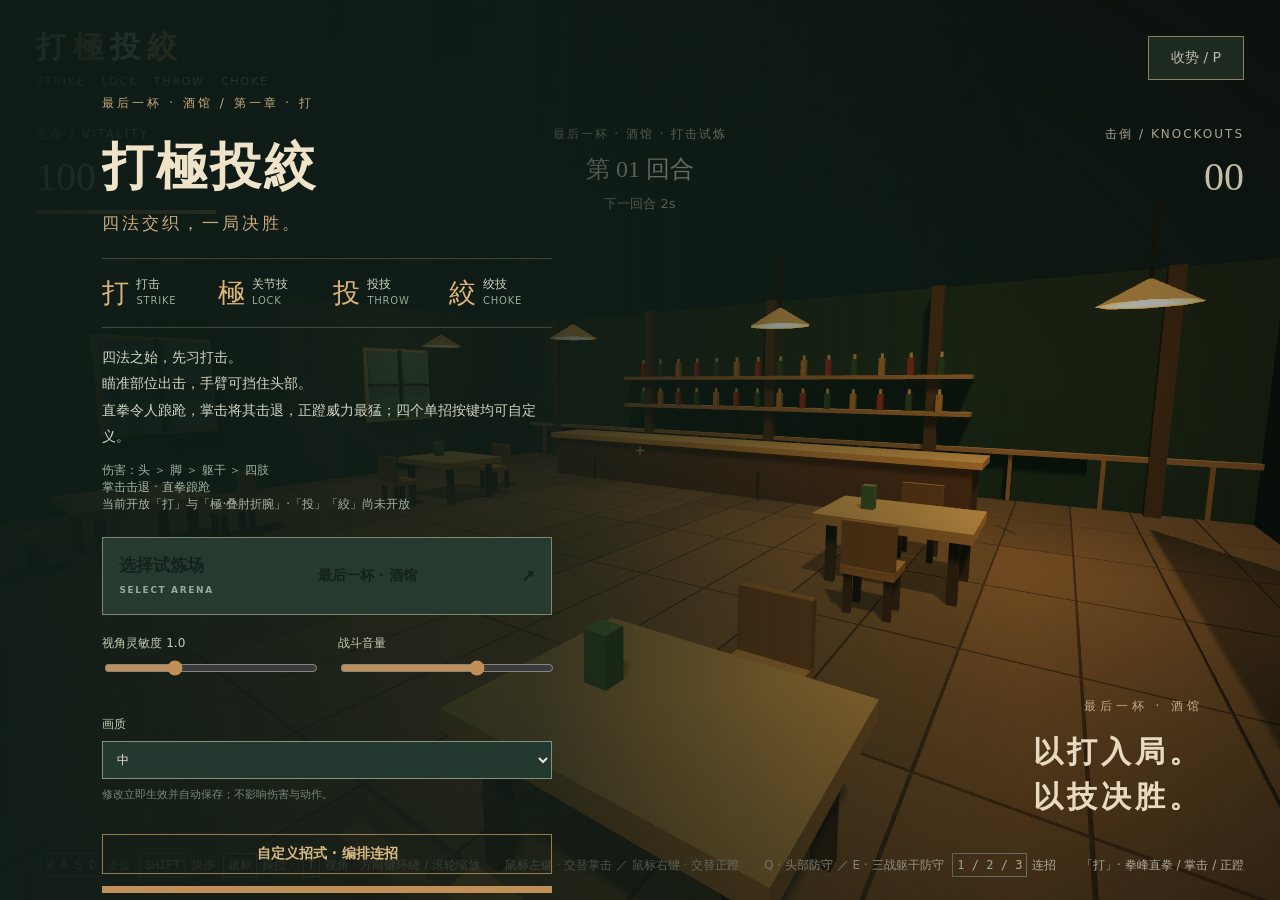
<file: index.html>
<!doctype html><html lang="zh-CN"><head><meta charset="utf-8"><meta name="viewport" content="width=device-width,initial-scale=1"><title>打極投絞 · 酒馆试炼</title><meta name="description" content="打，以拳脚破势；極，以关节制敌；投，以摔法破衡；絞，以绞技降服。打極投絞第一人称酒馆打击试炼。"><link rel="icon" href="data:image/svg+xml,%3Csvg xmlns='http://www.w3.org/2000/svg' viewBox='0 0 32 32'%3E%3Crect width='32' height='32' rx='5' fill='%2323382e'/%3E%3Cpath d='M6 6h8v8H6zm12 0h8v8h-8zM6 18h8v8H6zm12 0h8v8h-8z' fill='%23d6a56c'/%3E%3C/svg%3E"><link rel="stylesheet" href="style.css?v=049"></head><body><div id="view"></div><div class="shade"></div><header><b>打<span>極</span>投<span>絞</span><small>STRIKE · LOCK · THROW · CHOKE</small></b><button id="pause">收势 / P</button></header><div class="stats"><section><small>生命 / VITALITY</small><strong id="hp">100</strong><div class="bar"><i id="bar"></i></div><div id="notice" role="status"></div></section><section class="center"><small>酒馆 · 打击试炼</small><strong id="wave">第 01 回合</strong><span id="remaining">等待交锋</span></section><section class="right"><small>击倒 / KNOCKOUTS</small><strong id="kills">00</strong></section></div><aside id="target-health" hidden><strong id="target-title"></strong><div id="blood-value"></div><div class="part-row" id="part-head"><span>头</span><div><i></i></div><b></b></div><div class="part-row" id="part-torso"><span>躯干</span><div><i></i></div><b></b></div><div class="part-row" id="part-Larm"><span>左臂</span><div><i></i></div><b></b></div><div class="part-row" id="part-Rarm"><span>右臂</span><div><i></i></div><b></b></div><div class="part-row" id="part-Lleg"><span>左腿</span><div><i></i></div><b></b></div><div class="part-row" id="part-Rleg"><span>右腿</span><div><i></i></div><b></b></div><div class="part-row" id="part-Lfoot"><span>左脚</span><div><i></i></div><b></b></div><div class="part-row" id="part-Rfoot"><span>右脚</span><div><i></i></div><b></b></div></aside><div id="cross">＋</div><div id="hitmark">×</div><div id="damage"></div><div id="action-state"></div><footer><div><kbd>W A S D</kbd>走位 <kbd>SHIFT</kbd>快步 <kbd>鼠标</kbd>操控 · <kbd>T</kbd>视角 · 方向键环绕 / 滚轮缩放</div><div><span id="hint-Mouse0"></span> ／ <span id="hint-Mouse2"></span></div><div><span id="hint-KeyQ"></span> ／ <span id="hint-KeyE"></span> <kbd id="combo-hint">1–3</kbd>连招</div><span id="status">正在布置酒馆</span></footer><div id="overlay"><div class="card"><p>酒馆试炼 / 第一章 · 打</p><h1 id="title">打極投絞<br><span class="title-sub">四法交织，一局决胜。</span></h1><div class="creed" aria-label="四类格斗技术"><span title="打撃：拳、踢、肘、膝等击打技术"><b>打</b><span>打击<small>STRIKE</small></span></span><span title="極め：锁控关节，使对手降服的关节技"><b>極</b><span>关节技<small>LOCK</small></span></span><span title="投げ：破坏平衡，将对手摔倒的投技"><b>投</b><span>投技<small>THROW</small></span></span><span title="絞め：作用于颈部的绞技，与关节技不同"><b>絞</b><span>绞技<small>CHOKE</small></span></span></div><div id="copy">四法之始，先习打击。<br>瞄准部位出击，手臂可挡住头部。<br>直拳令人踉跄，掌击将其击退，正蹬威力最猛；四个单招按键均可自定义。</div><div class="mode-note">伤害：头 ＞ 脚 ＞ 躯干 ＞ 四肢<br>掌击击退 · 直拳踉跄<br>当前开放「打」与「極·叠肘折腕」·「投」「絞」尚未开放</div><div class="preferences"><label>视角灵敏度 <span id="sensitivity-value">1.0</span><input id="sensitivity" type="range" min="0.3" max="2.5" step="0.1" value="1"></label><label>战斗音量<input id="volume" type="range" min="0" max="1" step="0.05" value="0.65"></label></div><button id="combo-toggle" type="button" aria-expanded="false" aria-controls="combo-editor">自定义招式 · 编排连招</button><button id="start" disabled>准备入场…</button><small>攻击点按 · 防守按住 · ESC / P 暂停 · T 切换视角 · 俯视：方向键环绕看正脸，鼠标联动人物与镜头，滚轮缩放<br>未能锁定鼠标时，直接移动鼠标环视。</small></div><section id="combo-editor" hidden aria-label="自定义招式"><div class="editor-heading"><h2>自定义招式</h2><button id="combo-close" type="button">收起</button></div><p>组合已有单招，按顺序施放。防守可设置持续秒数。</p><label>招式栏位<select id="combo-slot"><option value="0">栏位 1 · 按键 1</option><option value="1">栏位 2 · 按键 2</option><option value="2">栏位 3 · 按键 3</option></select></label><label>招式名称<input id="combo-name" maxlength="20" autocomplete="off"></label><div id="combo-library"></div><div class="editor-heading"><h3>动作顺序</h3><span id="combo-count"></span></div><ol id="combo-steps"></ol><p class="editor-help">鼠标左右键、Q、E 可在上方绑定任意单招。每个招式栏位的触发键可重绑为任意键盘按键、鼠标键或手柄按键。手动攻击或防守可中断连招；X 取消剩余动作。</p><p id="combo-message" role="status">修改后自动保存，最多编排 12 个动作。</p></section><div class="scene-label">01 / 酒馆<br><strong>以打入局。<br>以技决胜。</strong></div></div><script type="module" src="game.js?v=060"></script></body></html>
</file>
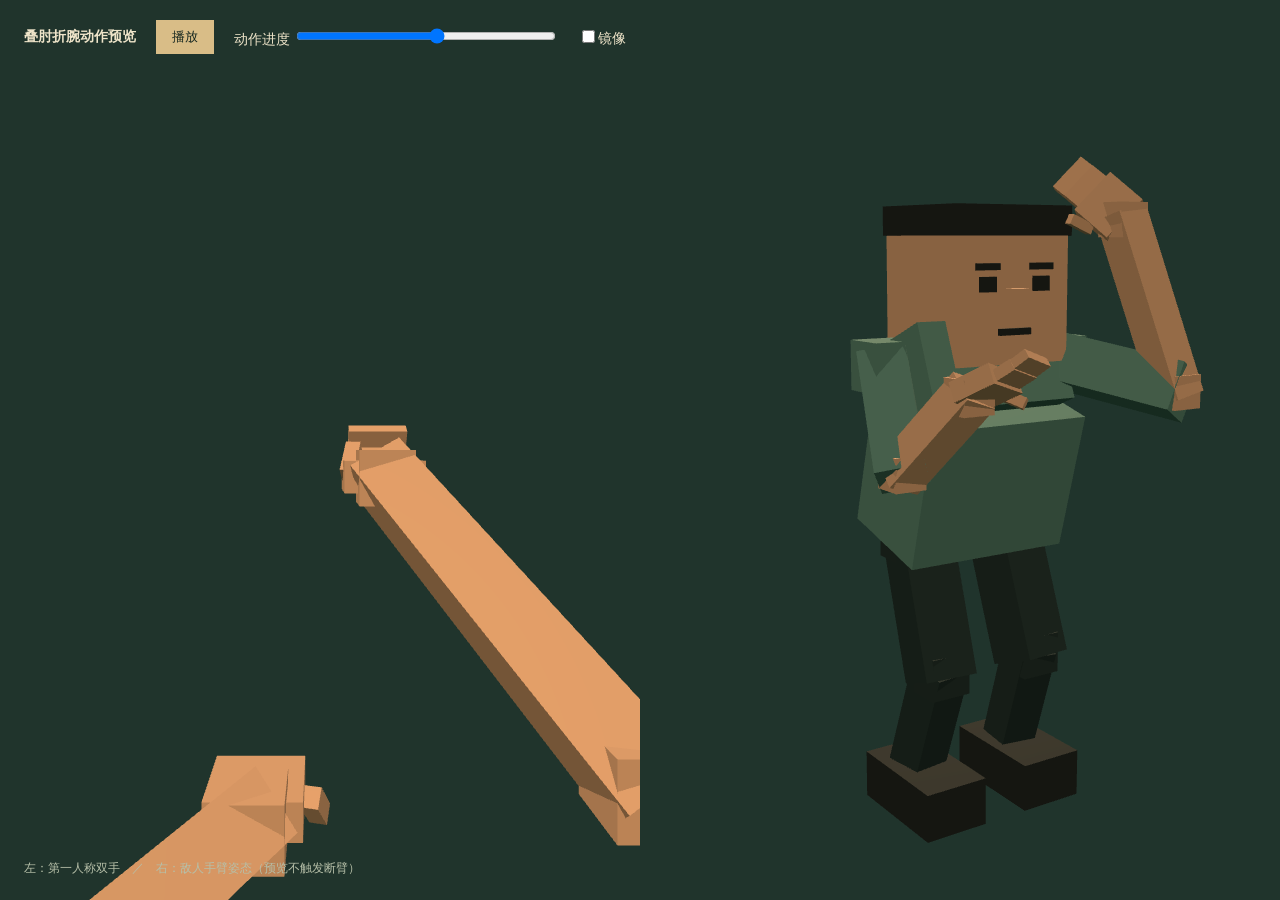
<file: previews/arm-lock.html>
<!doctype html><meta charset="utf-8"><title>叠肘折腕动作预览</title><style>body{margin:0;background:#172820;color:#eee4c9;font:14px system-ui}header{position:absolute;top:20px;left:24px;right:24px;display:flex;gap:20px;align-items:center}input[type=range]{width:260px}small{position:absolute;bottom:24px;left:24px;color:#b6bfa8}button{padding:8px 16px;background:#d9bd87;border:0;color:#172820}</style><header><b>叠肘折腕动作预览</b><button id="play">播放</button><label>动作进度 <input id="time" aria-label="动作进度" type="range" min="0" max="0.85" step="0.01" value="0.46"></label><label><input id="mirror" type="checkbox">镜像</label></header><small>左：第一人称双手　／　右：敌人手臂姿态（预览不触发断臂）</small><script type="module" src="arm-lock.js"></script>
</file>
<file: style.css>
*{box-sizing:border-box}body{margin:0;background:#17241e;color:#efe3c9;font:14px system-ui,-apple-system,'PingFang SC',sans-serif;overflow:hidden}#view,canvas,.shade,#damage{position:fixed;inset:0;width:100%;height:100%}.shade{pointer-events:none;background:linear-gradient(#0c191d65,transparent 25%,transparent 75%,#0b151ca0)}header{position:fixed;z-index:2;top:27px;left:36px;right:36px;display:flex;justify-content:space-between;align-items:center}header b{font:800 30px serif;letter-spacing:7px}header span{color:#cf9960}header small{display:block;font:11px system-ui;letter-spacing:2.4px;margin-top:7px;color:#c0bc9f}button{border:1px solid #a79570;background:#26362ccc;color:#e8ddc3;padding:12px 22px;cursor:pointer;font:14px system-ui}button:hover{background:#435443}button:focus-visible,input:focus-visible{outline:2px solid #ebc594;outline-offset:4px}button:disabled{opacity:.5}.stats{position:fixed;top:126px;left:36px;right:36px;display:flex;justify-content:space-between;pointer-events:none}.stats section{width:180px}.stats small{display:block;letter-spacing:2px;font-size:12px;color:#d0c6ad}.stats strong{display:block;font:40px Georgia,serif;margin:10px 0}.stats .center{text-align:center}.stats .center strong{font-size:24px}.right{text-align:right}#remaining{font-size:13px;color:#d6cbb3}.bar{height:4px;background:#ffffff25}.bar i{display:block;height:100%;width:100%;background:#d5975b}#cross,#hitmark{position:fixed;left:50%;top:50%;transform:translate(-50%,-50%);font-size:16px;pointer-events:none;color:#fff8d9a0}#hitmark{font-size:30px;color:#ffe7a1;opacity:0;text-shadow:0 0 8px #f9c970;transition:font-size .05s}#hitmark.heavy{font-size:44px;color:#fff3cd}footer{position:fixed;bottom:26px;left:36px;right:36px;display:flex;justify-content:space-between;align-items:center;font-size:12px;color:#d3cbb6;gap:20px;pointer-events:none}kbd{font:12px monospace;padding:4px;border:1px solid #798276;margin:0 5px}footer b{color:#efbf83}em{font-style:normal;margin:12px}#status{font-size:12px;max-width:240px}#overlay{position:fixed;z-index:3;inset:0;display:flex;align-items:center;padding:105px 8vw 30px;background:linear-gradient(90deg,#101d18f5,#101d18c7 42%,#101d1830 80%);overflow:auto}#overlay[hidden]{display:none}.card{width:475px;max-width:90vw;padding:0 25px 0 0}.card>p{font-size:12px;color:#c9aa7c;letter-spacing:3px}h1{font:800 clamp(34px,4vw,54px)/1.35 serif;letter-spacing:3px;margin:20px 0}.creed{display:flex;gap:24px;padding:16px 0;margin-bottom:16px;border-top:1px solid #cbb58b45;border-bottom:1px solid #cbb58b45}.creed span{font-size:12px;color:#b9c1b1;display:flex;align-items:center;gap:8px}.creed b{font:25px serif;color:#dfb57a}#copy{color:#d1d4c4;line-height:1.9;font-size:14px}.mode-note{font-size:12px;color:#a4b3a2;margin-top:12px}.card button{background:#c19059;border:0;color:#14221b;width:100%;margin:24px 0 16px;font-size:17px;font-weight:700;padding:16px}.card button:hover{background:#d8aa72}.card small{font-size:12px;color:#98aa98;line-height:1.8}#damage{pointer-events:none;box-shadow:inset 0 0 140px #a92419;opacity:0}.preferences{display:flex;gap:22px;margin-top:20px}.preferences label{flex:1;color:#c5cbb7;font-size:12px}.preferences input{display:block;width:100%;margin-top:8px;accent-color:#c19059}.scene-label{position:absolute;bottom:9vh;right:6vw;text-align:right;font-size:12px;letter-spacing:4px;color:#c4ac88}.scene-label strong{display:block;font:700 30px/1.5 serif;color:#e8dac0;margin-top:14px}@media(max-height:750px){#overlay{padding-top:30px}.card>p{margin-top:0}h1{font-size:36px;margin:12px 0}.creed{padding:9px 0;margin-bottom:12px}.preferences{margin-top:12px}.card button{margin:14px 0 10px}.scene-label{bottom:7vh}}@media(max-width:700px){header,.stats,footer{left:18px;right:18px}header small{font-size:9px;letter-spacing:1px}.stats section{width:100px}.stats small{font-size:10px}.stats .center strong{font-size:18px}footer{flex-wrap:wrap}.scene-label,#status{display:none}#overlay{padding-left:7vw}.card{padding:0}.stats{top:115px}}

/* Match the original LAST CALL scene vignette. */
.shade{background:radial-gradient(ellipse,transparent 40%,#0c0b099c 100%)}

/* Four disciplines: equal visual weight, ordered exactly as the game name. */
.title-sub{display:block;font:400 17px/1.7 system-ui;letter-spacing:3px;color:#c9aa7c;margin-top:8px}
.creed{display:grid;grid-template-columns:repeat(4,minmax(0,1fr));gap:12px}
.creed>span{display:flex;align-items:center;gap:7px;white-space:nowrap}
.creed>span>span{display:block;font-size:12px;color:#d1d4c4}
.creed small{display:block;font:10px/1.6 system-ui;letter-spacing:.8px;color:#98aa98}
.creed b{font-size:27px}header small{letter-spacing:1.8px}
@media(max-width:450px){.creed{gap:8px}.creed>span{display:block}.creed b{display:block;margin-bottom:5px}.title-sub{font-size:15px;letter-spacing:1px}header small{font-size:9px;letter-spacing:.8px}}

#target-health{position:fixed;right:36px;top:245px;width:210px;padding:15px;background:#14221ce6;border-left:2px solid #bd925d;pointer-events:none}#target-health[hidden]{display:none}#target-title{font-size:14px;color:#efd2a4}#blood-value{font-size:12px;color:#de9d85;margin:8px 0 12px}.part-row{display:flex;align-items:center;gap:8px;margin:6px 0;font-size:12px;color:#b1bdad}.part-row span{width:28px}.part-row>div{height:3px;flex:1;background:#ffffff20}.part-row i{display:block;height:100%;background:#b4aa81}.part-row b{width:29px;text-align:right;font-size:11px;font-weight:400}.part-row.aimed{color:#f5d19a}.part-row.aimed i{background:#df8e56}@media(max-width:700px){#target-health{right:12px;top:220px;width:165px;padding:10px}}

#action-state{position:fixed;bottom:92px;left:0;width:100%;text-align:center;color:#f3cd8b;font-size:14px;pointer-events:none}.card #combo-toggle{background:transparent;color:#d9b983;border:1px solid #967b50;margin:14px 0 0;padding:10px;font-size:14px}.card #start{margin-top:12px}#combo-editor{position:relative;margin-left:30px;width:470px;flex-shrink:0;padding:24px;background:#13221bf5;border:1px solid #9d82584d;max-height:85vh;overflow:auto}#combo-editor[hidden]{display:none}#combo-editor~.scene-label{z-index:-1}.editor-heading{display:flex;align-items:center;justify-content:space-between;gap:10px}#combo-editor h2{font:600 24px serif;margin:0}#combo-editor h3{font-size:14px;font-weight:500}#combo-editor p{font-size:13px;line-height:1.7;color:#b6c0ad}#combo-editor label{display:block;font-size:13px;margin:12px 0}#combo-editor input,#combo-editor select{font:14px system-ui;color:#ede0c4;background:#293a2f;border:1px solid #68735b;padding:8px;width:100%;margin-top:6px}#combo-library{display:grid;grid-template-columns:1fr 1fr;gap:6px;margin-top:15px}#combo-editor button{font-size:12px;padding:8px 10px}#combo-steps{list-style:none;padding:0;max-height:230px;overflow:auto;min-height:38px}#combo-steps:empty:before{content:'从上方添加单招';color:#a4b197;font-size:13px}#combo-steps li{display:flex;align-items:center;gap:5px;margin:7px 0}#combo-steps li>span{flex:1;font-size:13px}#combo-steps input{width:56px;padding:5px;margin:0}#combo-steps button{padding:6px;font-size:11px}#combo-save{background:#c19059;color:#14221b;width:100%;font-weight:700}.editor-help{border-top:1px solid #78846744;padding-top:10px}footer{flex-wrap:wrap}#combo-message{min-height:24px}@media(max-width:1000px){#overlay:has(#combo-editor:not([hidden])){display:block;padding-top:30px}#combo-editor{margin:24px 0;width:min(100%,475px);max-height:none}.scene-label{display:none}}
@media(max-width:1200px){#overlay:has(#combo-editor:not([hidden])){display:flex;align-items:center;justify-content:center;padding:24px}#overlay:has(#combo-editor:not([hidden]))>.card{display:none}#combo-editor{width:min(100%,510px);margin:0;max-height:90vh;overflow:auto}}

/* Combat feedback belongs to the left vitality column, below its health bar. */
.stats section:first-child{position:relative}
#notice{position:absolute;top:calc(100% + 16px);left:0;width:260px;max-width:calc(100vw - 72px);text-align:left;line-height:1.65;letter-spacing:1px;color:#f1d0a0;pointer-events:none;text-shadow:0 2px 8px #171e18;font-size:15px;overflow-wrap:anywhere}
@media(max-width:700px){#notice{width:180px;max-width:calc(50vw - 24px);font-size:13px;top:calc(100% + 12px)}}

/* Single-move bindings within the paused move editor. */
#binding-editor{border-block:1px solid #78846744;margin:16px 0;padding-bottom:10px}
.binding-grid{display:grid;grid-template-columns:1fr 1fr;gap:0 12px}
#binding-editor button{margin:5px 6px 0 0}
#binding-message{min-height:22px}
@media(max-width:500px){.binding-grid{grid-template-columns:1fr}}

#combo-editor .combo-input-row{display:flex;gap:10px;align-items:center;justify-content:space-between;margin:8px 0}
#combo-editor .combo-input-row span{color:var(--muted,#cbb89a)}

/* Settings entrances: map registry and five quality presets. */
.map-setting,.quality-setting{display:flex;flex-direction:column;gap:8px;text-align:left;margin:16px 0}.map-setting select,.quality-setting select{padding:10px;background:#23382e;color:#eee3c8;border:1px solid #87917a;font:inherit}.map-setting small,.quality-setting small{font-size:11px!important;line-height:1.5!important;opacity:.75}.card{max-height:90vh;overflow-y:auto}.quality-setting{grid-column:1/-1}

.preferences{flex-wrap:wrap}.preferences .quality-setting{flex:1 0 100%;width:100%}

/* Arena selection page, isolated from combat HUD and legacy menu buttons. */
.map-open{width:100%;display:flex;align-items:center;justify-content:space-between;gap:16px;text-align:left;margin:18px 0;padding:16px!important;background:#263a30!important;border:1px solid #7c896c!important}.map-open small{display:block;font-size:9px!important;letter-spacing:.18em;margin-top:5px}.map-open strong{font-size:14px}
.arena-dialog{box-sizing:border-box;width:min(1080px,94vw);max-height:92vh;padding:32px;border:1px solid #839077;background:#14231e;color:#eee4cc;box-shadow:0 30px 100px #0009;overflow:auto}.arena-dialog::backdrop{background:#08110ddb;backdrop-filter:blur(7px)}.arena-top{display:flex;justify-content:space-between;align-items:center;color:#b6bda6;font-size:11px;letter-spacing:.23em}.arena-dialog button{cursor:pointer;font:inherit}.arena-dialog .arena-close{padding:8px 12px;background:none;color:#e3dbc7;border:1px solid #526354;font-size:20px}.arena-dialog h2{font-size:clamp(28px,4vw,44px);font-weight:500;letter-spacing:.12em;margin:24px 0 8px}.arena-intro{color:#aeb9a6;font-size:13px;margin:0 0 28px}.arena-layout{display:grid;grid-template-columns:1.6fr 1fr;gap:32px}.arena-cards{display:grid;gap:16px;align-content:start}.arena-dialog .arena-card{display:block;padding:0;background:#20372b;border:1px solid #60765e;text-align:left;color:inherit;overflow:hidden;transition:border-color .2s,transform .2s}.arena-dialog .arena-card[aria-pressed="true"]{border:2px solid #d4b57e}.arena-card:hover{transform:translateY(-2px)}.arena-preview{position:relative;aspect-ratio:5/3;background:linear-gradient(145deg,#54735c,#182b22)}.arena-preview img{width:100%;height:100%;object-fit:cover;display:block}.arena-badge{position:absolute;right:14px;top:14px;background:#d4b57e;color:#223026;padding:6px 10px;font-size:11px}.arena-caption{display:flex;flex-direction:column;gap:7px;padding:18px}.arena-caption strong{font-size:21px;letter-spacing:.07em}.arena-caption>span{color:#afbaa5;font-size:12px}.arena-detail{padding-top:8px}.arena-kicker{font-size:10px;color:#cbb585;letter-spacing:.22em}.arena-detail h3{font-weight:500;font-size:26px;margin:20px 0}.arena-description{font-size:14px;color:#bcc4b1;line-height:1.9}.arena-tags{display:flex;flex-wrap:wrap;gap:8px;margin-top:24px}.arena-tags span{border:1px solid #4d6652;padding:6px 10px;font-size:11px;color:#c6d0b9}.arena-rule{font-size:12px;color:#9aa991;line-height:1.9;margin-top:32px}.arena-bottom{display:flex;justify-content:space-between;align-items:center;gap:16px;border-top:1px solid #3e5343;margin-top:28px;padding-top:22px}.arena-status{font-size:12px;color:#a9b49f}.arena-dialog .arena-enter{background:#d6b77e;color:#17251d;border:0;padding:15px 30px;letter-spacing:.12em;font-size:15px}.arena-dialog button:focus-visible{outline:3px solid #f6e4b3;outline-offset:4px}@media(max-width:650px){.arena-dialog{padding:20px}.arena-layout{grid-template-columns:1fr;gap:20px}.arena-detail h3{margin:10px 0}.arena-rule{margin-top:16px}.arena-bottom{flex-wrap:wrap}.arena-enter{width:100%}.map-open{flex-wrap:wrap}}
.arena-preview{height:clamp(170px,31vh,320px);aspect-ratio:auto}.arena-dialog h2{margin-top:16px}.arena-bottom{position:sticky;bottom:-1px;background:#14231e;padding-bottom:4px}.arena-caption{padding:14px 18px}@media(max-width:650px){.arena-bottom{bottom:-20px;padding-bottom:16px}.arena-preview{height:210px}}

#training-panel{border-top:1px solid #6f8066;padding:20px 0;margin-top:18px}#training-panel[hidden]{display:none}#training-panel h3{font-size:22px;color:#dfc791;margin:0 0 10px}#training-panel small{font-size:11px;letter-spacing:2px}#training-panel p{font-size:13px;line-height:1.6;color:#b5c0af}.training-grid{display:grid;grid-template-columns:1fr 1fr;gap:16px;margin:18px 0}.training-grid label{display:flex;gap:9px;align-items:center;flex-wrap:wrap;font-size:15px}.training-grid select,.training-grid input[type=number]{width:100%;padding:10px;background:#283d32;color:#f3ead3;border:1px solid #829078;font:inherit}.training-grid input[type=checkbox]{accent-color:#d5ac6e;width:18px;height:18px}#training-reset{width:100%;font-size:15px;padding:12px}@media(max-width:600px){.training-grid{grid-template-columns:1fr}}
body.training-mode header,body.training-mode .stats,body.training-mode footer{text-shadow:0 2px 4px #14231c,0 0 14px #14231c}body.training-mode .stats .center{background:#192c23b3;border-radius:4px;padding:8px 18px}

body.bright-map header,body.bright-map .stats,body.bright-map footer{text-shadow:0 2px 4px #14231c,0 0 14px #14231c}body.bright-map .stats .center{background:#192c23b3;border-radius:4px;padding:8px 18px}
</file>
